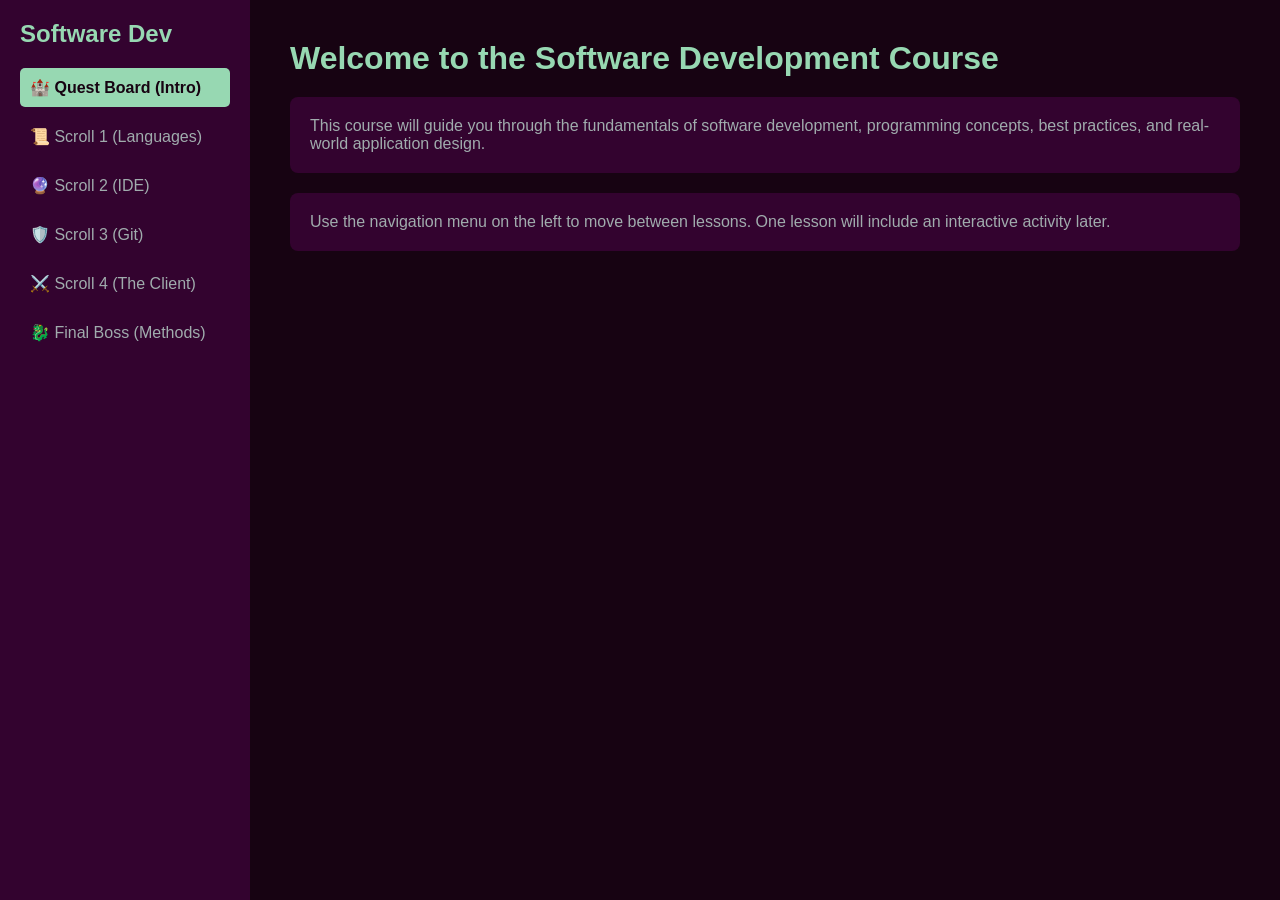
<file: index.html>
<!doctype html>
<html lang="en">
  <head>
    <meta name="viewport" content="width=device-width, initial-scale=1.0">
    <meta charset="UTF-8" />
    <title>Software Development Course - Welcome</title>
    <link rel="stylesheet" href="css/styles.css" />
  </head>
  <body>
    <aside class="sidebar">
      <h2>Software Dev</h2>
      <ul class="nav-links quest-log">
        <li><a href="index.html">🏰 Quest Board (Intro)</a></li>
        <li><a href="lesson1.html">📜 Scroll 1 (Languages)</a></li>
        <li><a href="lesson2.html">🔮 Scroll 2 (IDE)</a></li>
        <li><a href="lesson3.html">🛡️ Scroll 3 (Git)</a></li>
        <li><a href="lesson4.html">⚔️ Scroll 4 (The Client)</a></li>
        <li><a href="lesson5.html">🐉 Final Boss (Methods)</a></li>
      </ul>
    </aside>

    <main class="content">
      <h1>Welcome to the Software Development Course</h1>

      <div class="card">
        <p>
          This course will guide you through the fundamentals of software
          development, programming concepts, best practices, and real-world
          application design.
        </p>
      </div>

      <div class="card">
        <p>
          Use the navigation menu on the left to move between lessons. One
          lesson will include an interactive activity later.
        </p>
      </div>
    </main>

    <script src="js/script.js"></script>
  </body>
</html>
</file>
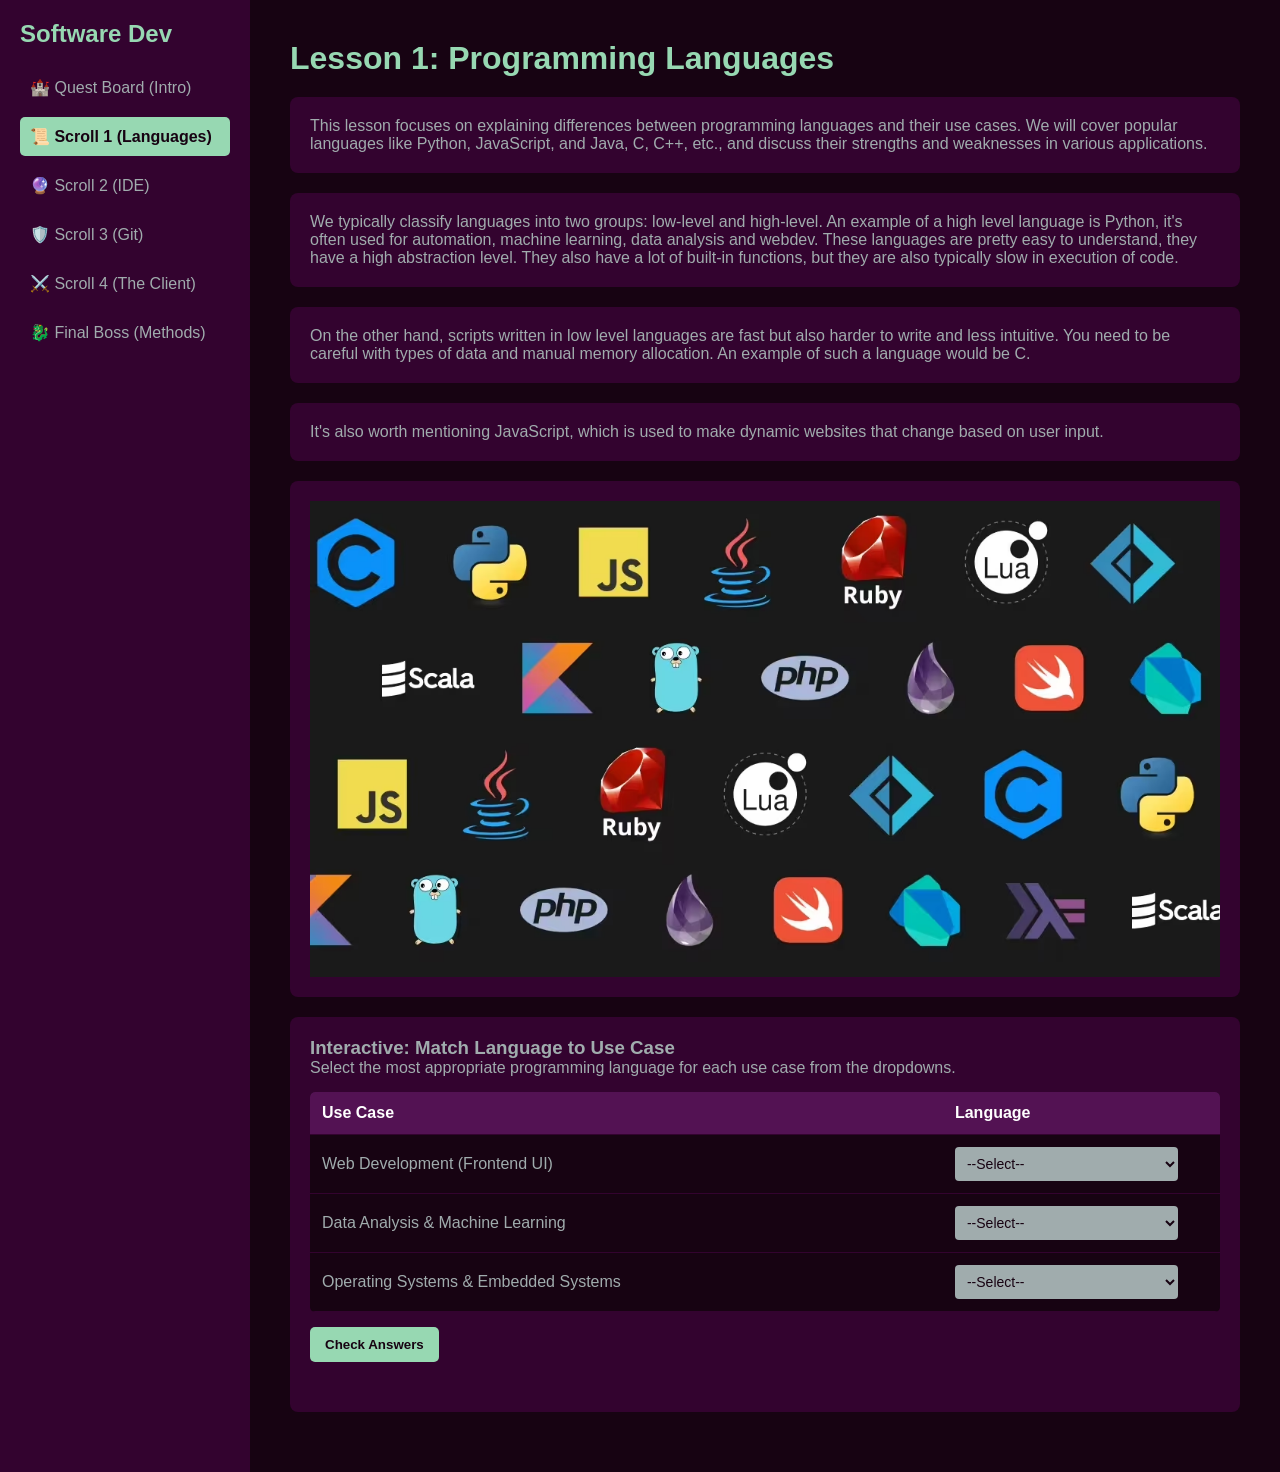
<file: lesson1.html>
<!doctype html>
<html lang="en">
  <head>
    <meta name="viewport" content="width=device-width, initial-scale=1.0">
    <meta charset="UTF-8" />
    <title>Software Development Course - Lesson 1</title>
    <link rel="stylesheet" href="css/styles.css" />
  </head>
  <body>
    <aside class="sidebar">
      <h2>Software Dev</h2>
      <ul class="nav-links quest-log">
        <li><a href="index.html">🏰 Quest Board (Intro)</a></li>
        <li><a href="lesson1.html">📜 Scroll 1 (Languages)</a></li>
        <li><a href="lesson2.html">🔮 Scroll 2 (IDE)</a></li>
        <li><a href="lesson3.html">🛡️ Scroll 3 (Git)</a></li>
        <li><a href="lesson4.html">⚔️ Scroll 4 (The Client)</a></li>
        <li><a href="lesson5.html">🐉 Final Boss (Methods)</a></li>
      </ul>
    </aside>

    <main class="content">
      <h1>Lesson 1: Programming Languages</h1>

      <div class="card">
        <p>
          This lesson focuses on explaining differences between programming
          languages and their use cases. We will cover popular languages like
          Python, JavaScript, and Java, C, C++, etc., and discuss their
          strengths and weaknesses in various applications.
        </p>
      </div>
      <div class="card">
        <p>
          We typically classify languages into two groups: low-level and high-level.
          An example of a high level language is Python, it's often used
          for automation, machine learning, data analysis and webdev. These
          languages are pretty easy to understand, they have a high abstraction
          level. They also have a lot of built-in functions, but they are also
          typically slow in execution of code. 
 </p>
       </div>


<div class="card">
<p>
On the other hand, scripts written
          in low level languages are fast but also harder to write and less
          intuitive. You need to be careful with types of data and manual memory
          allocation. An example of such a language would be C.
</p>

</div>
<div class="card">
<p>
It's also worth mentioning JavaScript, which is used to make dynamic websites that change based on user input.</p>
</div>
      </div>
      <div class="card">
        <p><img src="images\progLang.avif" /></p>
      </div>

      <div class="card" id="lesson1-interactive">
        <h3>Interactive: Match Language to Use Case</h3>
        <p>
          Select the most appropriate programming language for each use case
          from the dropdowns.
        </p>
        <table class="interactive-table">
          <thead>
            <tr>
              <th>Use Case</th>
              <th>Language</th>
              <th class="result-icon"></th>
            </tr>
          </thead>
          <tbody>
            <tr>
              <td>Web Development (Frontend UI)</td>
              <td>
                <select data-correct="JavaScript" class="language-select">
                  <option value="">--Select--</option>
                  <option value="Python">Python</option>
                  <option value="C">C</option>
                  <option value="JavaScript">JavaScript</option>
                  <option value="SQL">SQL</option>
                </select>
              </td>
              <td class="status-cell"></td>
            </tr>
            <tr>
              <td>Data Analysis & Machine Learning</td>
              <td>
                <select data-correct="Python" class="language-select">
                  <option value="">--Select--</option>
                  <option value="Python">Python</option>
                  <option value="C">C</option>
                  <option value="JavaScript">JavaScript</option>
                  <option value="SQL">SQL</option>
                </select>
              </td>
              <td class="status-cell"></td>
            </tr>
            <tr>
              <td>Operating Systems & Embedded Systems</td>
              <td>
                <select data-correct="C" class="language-select">
                  <option value="">--Select--</option>
                  <option value="Python">Python</option>
                  <option value="C">C</option>
                  <option value="JavaScript">JavaScript</option>
                  <option value="SQL">SQL</option>
                </select>
              </td>
              <td class="status-cell"></td>
            </tr>
          </tbody>
        </table>
        <button id="check-answers-btn" class="interactive-btn">
          Check Answers
        </button>
        <p id="lesson1-feedback" class="feedback-msg"></p>
      </div>
    </main>

    <script src="js/script.js"></script>
  </body>
</html>
</file>
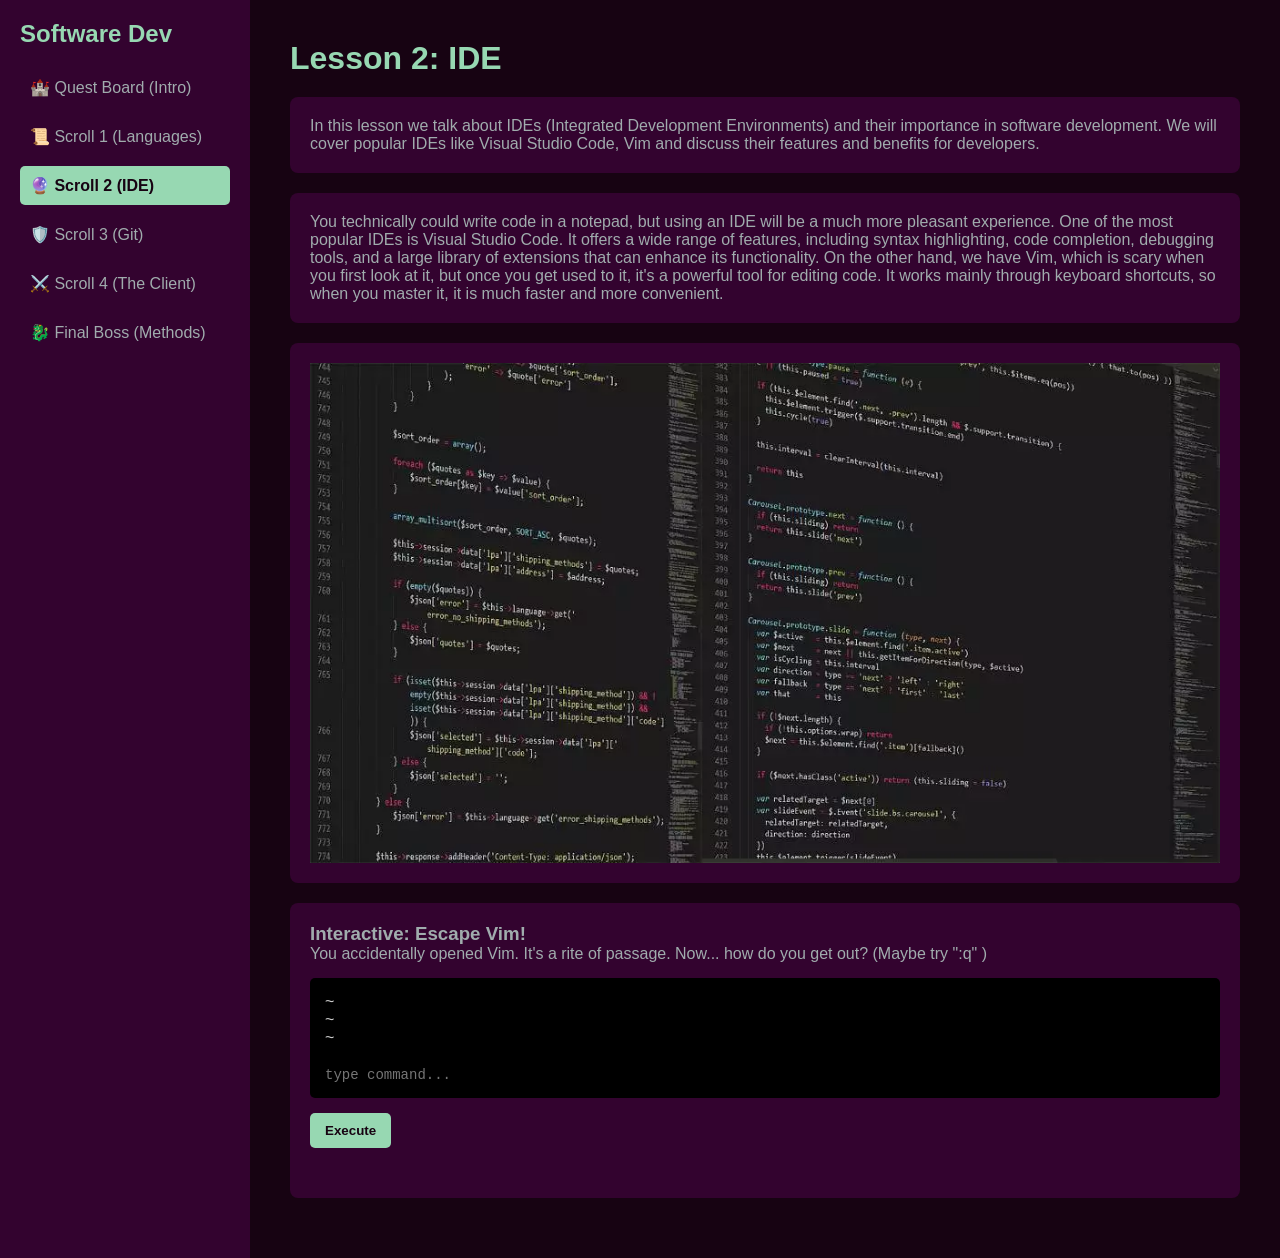
<file: lesson2.html>
<!doctype html>
<html lang="en">
  <head>
    <meta name="viewport" content="width=device-width, initial-scale=1.0">
    <meta charset="UTF-8" />
    <title>Software Development Course - Lesson 2</title>
    <link rel="stylesheet" href="css/styles.css" />
  </head>
  <body>
    <aside class="sidebar">
      <h2>Software Dev</h2>
      <ul class="nav-links quest-log">
        <li><a href="index.html">🏰 Quest Board (Intro)</a></li>
        <li><a href="lesson1.html">📜 Scroll 1 (Languages)</a></li>
        <li><a href="lesson2.html">🔮 Scroll 2 (IDE)</a></li>
        <li><a href="lesson3.html">🛡️ Scroll 3 (Git)</a></li>
        <li><a href="lesson4.html">⚔️ Scroll 4 (The Client)</a></li>
        <li><a href="lesson5.html">🐉 Final Boss (Methods)</a></li>
      </ul>
    </aside>

    <main class="content">
      <h1>Lesson 2: IDE</h1>

      <div class="card">
        <p>
          In this lesson we talk about IDEs (Integrated Development
          Environments) and their importance in software development. We will
          cover popular IDEs like Visual Studio Code, Vim and discuss their
          features and benefits for developers.
        </p>
      </div>
      <div class="card">
        <p>
          You technically could write code in a notepad, but using an IDE will
          be a much more pleasant experience. One of the most popular IDEs is
          Visual Studio Code. It offers a wide range of features, including
          syntax highlighting, code completion, debugging tools, and a large
          library of extensions that can enhance its functionality. On the other
          hand, we have Vim, which is scary when you first look at it, but once
          you get used to it, it's a powerful tool for editing code. It works
          mainly through keyboard shortcuts, so when you master it, it is much
          faster and more convenient.
        </p>
      </div>

      <div class="card">
        <img src="images\ide.jpg" />
      </div>

      <div class="card" id="lesson2-interactive">
        <h3>Interactive: Escape Vim!</h3>
        <p>
          You accidentally opened Vim. It's a rite of passage. Now... how do you
          get out? (Maybe try ":q" )
        </p>
        <div class="vim-terminal">
          <div>~</div>
          <div>~</div>
          <div>~</div>
          <div class="vim-input-line">
            <input
              type="text"
              id="vim-input"
              autocomplete="off"
              placeholder="type command..."
            />
          </div>
        </div>
        <button id="vim-submit-btn" class="interactive-btn">Execute</button>
        <p id="lesson2-feedback" class="feedback-msg"></p>
      </div>
    </main>

    <script src="js/script.js"></script>
  </body>
</html>
</file>
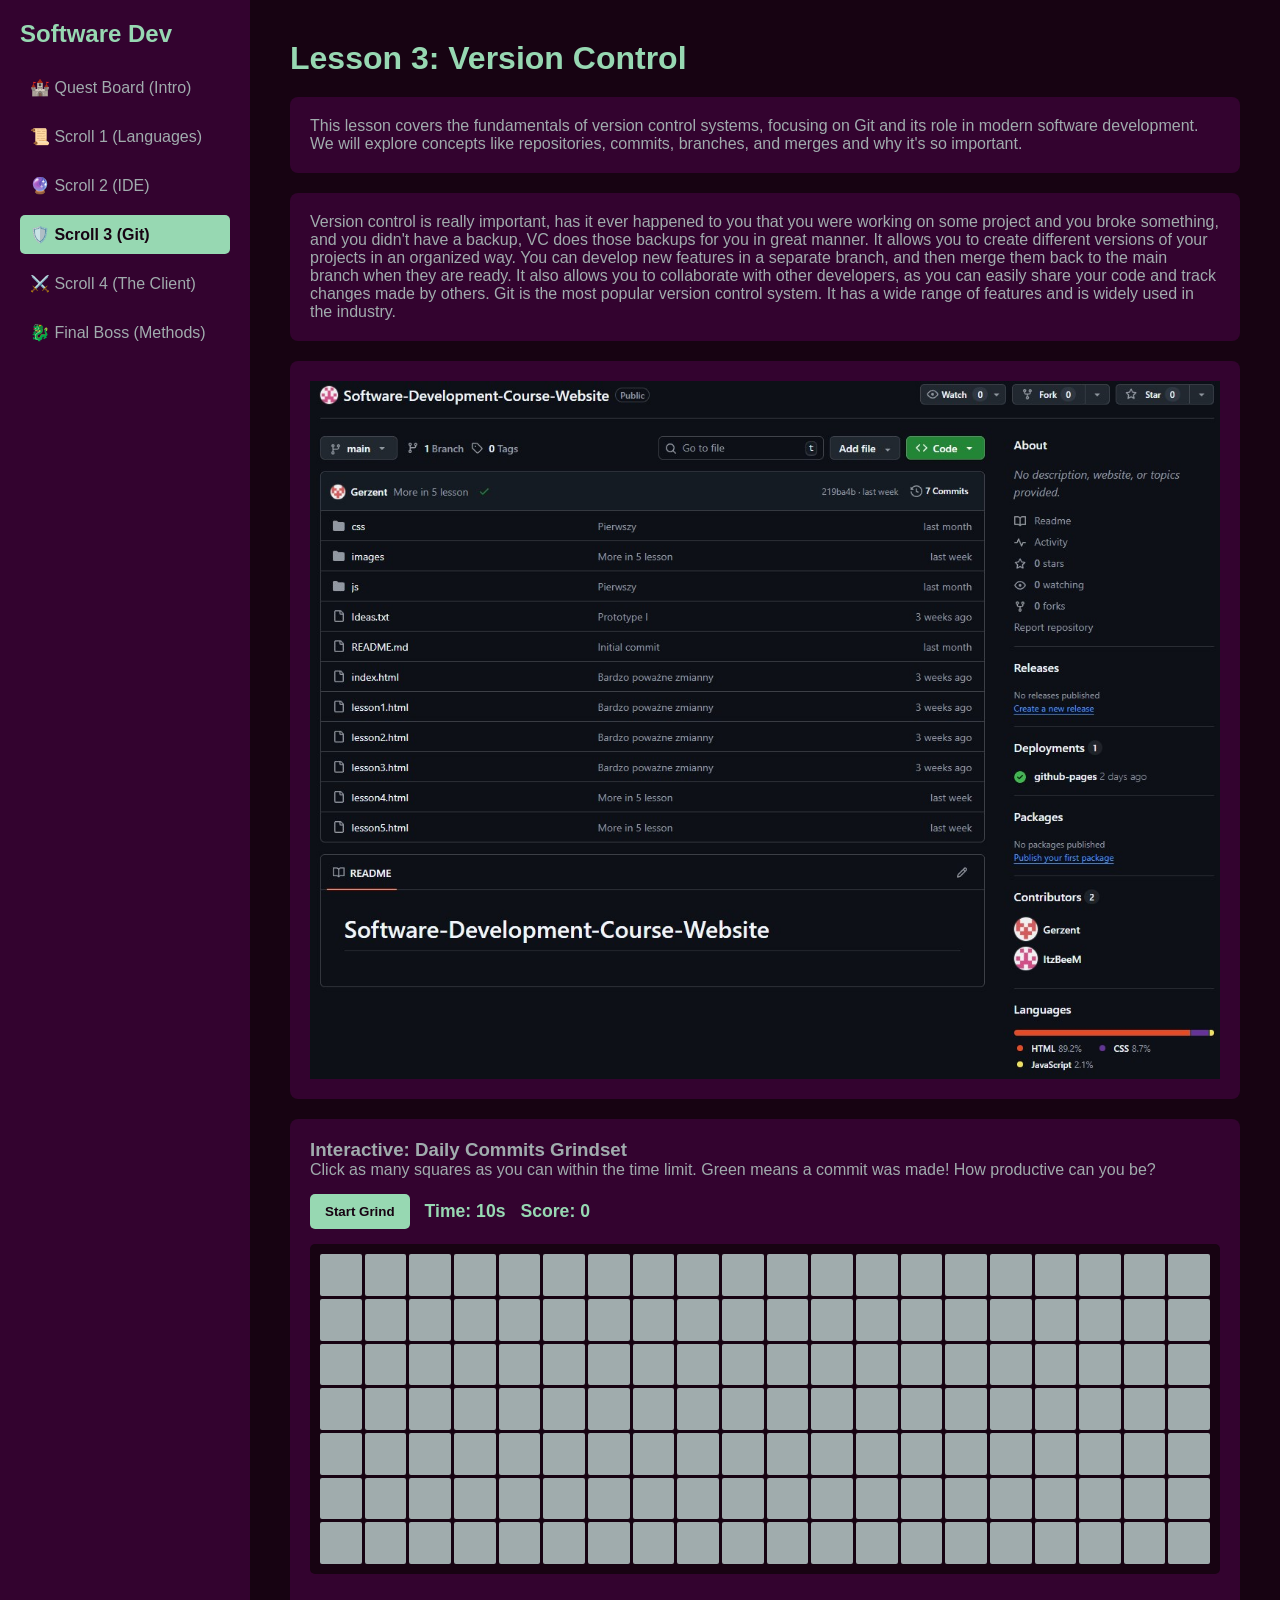
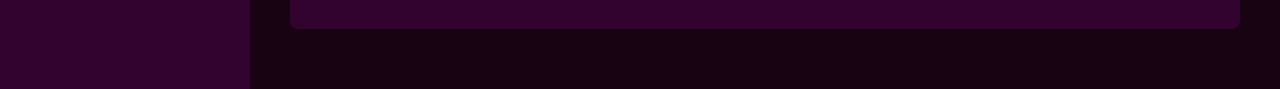
<file: lesson3.html>
<!doctype html>
<html lang="en">
  <head>
    <meta name="viewport" content="width=device-width, initial-scale=1.0">
    <meta charset="UTF-8" />
    <title>Software Development Course - Lesson 3</title>
    <link rel="stylesheet" href="css/styles.css" />
  </head>
  <body>
    <aside class="sidebar">
      <h2>Software Dev</h2>
      <ul class="nav-links quest-log">
        <li><a href="index.html">🏰 Quest Board (Intro)</a></li>
        <li><a href="lesson1.html">📜 Scroll 1 (Languages)</a></li>
        <li><a href="lesson2.html">🔮 Scroll 2 (IDE)</a></li>
        <li><a href="lesson3.html">🛡️ Scroll 3 (Git)</a></li>
        <li><a href="lesson4.html">⚔️ Scroll 4 (The Client)</a></li>
        <li><a href="lesson5.html">🐉 Final Boss (Methods)</a></li>
      </ul>
    </aside>

    <main class="content">
      <h1>Lesson 3: Version Control</h1>

      <div class="card">
        <p>
          This lesson covers the fundamentals of version control systems,
          focusing on Git and its role in modern software development. We will
          explore concepts like repositories, commits, branches, and merges and
          why it's so important.
        </p>
      </div>

      <div class="card">
        <p>
          Version control is really important, has it ever happened to you that
          you were working on some project and you broke something, and you
          didn't have a backup, VC does those backups for you in great manner.
          It allows you to create different versions of your projects in an
          organized way. You can develop new features in a separate branch, and
          then merge them back to the main branch when they are ready. It also
          allows you to collaborate with other developers, as you can easily
          share your code and track changes made by others. Git is the most
          popular version control system. It has a wide range of features and is
          widely used in the industry.
        </p>
      </div>
      <div class="card">
        <p><img src="images\git.jpg" /></p>
      </div>
      <div class="card" id="lesson3-interactive">
        <h3>Interactive: Daily Commits Grindset</h3>
        <p>
          Click as many squares as you can within the time limit. Green means a
          commit was made! How productive can you be?
        </p>

        <div class="game-controls">
          <button id="start-game-btn" class="interactive-btn">
            Start Grind
          </button>
          <span class="game-stat">Time: <span id="game-time">10</span>s</span>
          <span class="game-stat">Score: <span id="game-score">0</span></span>
        </div>

        <div id="commit-grid" class="commit-grid">
          <!-- Squares will be generated by JS -->
        </div>

        <p id="lesson3-feedback" class="feedback-msg"></p>
      </div>
    </main>

    <script src="js/script.js"></script>
  </body>
</html>
</file>
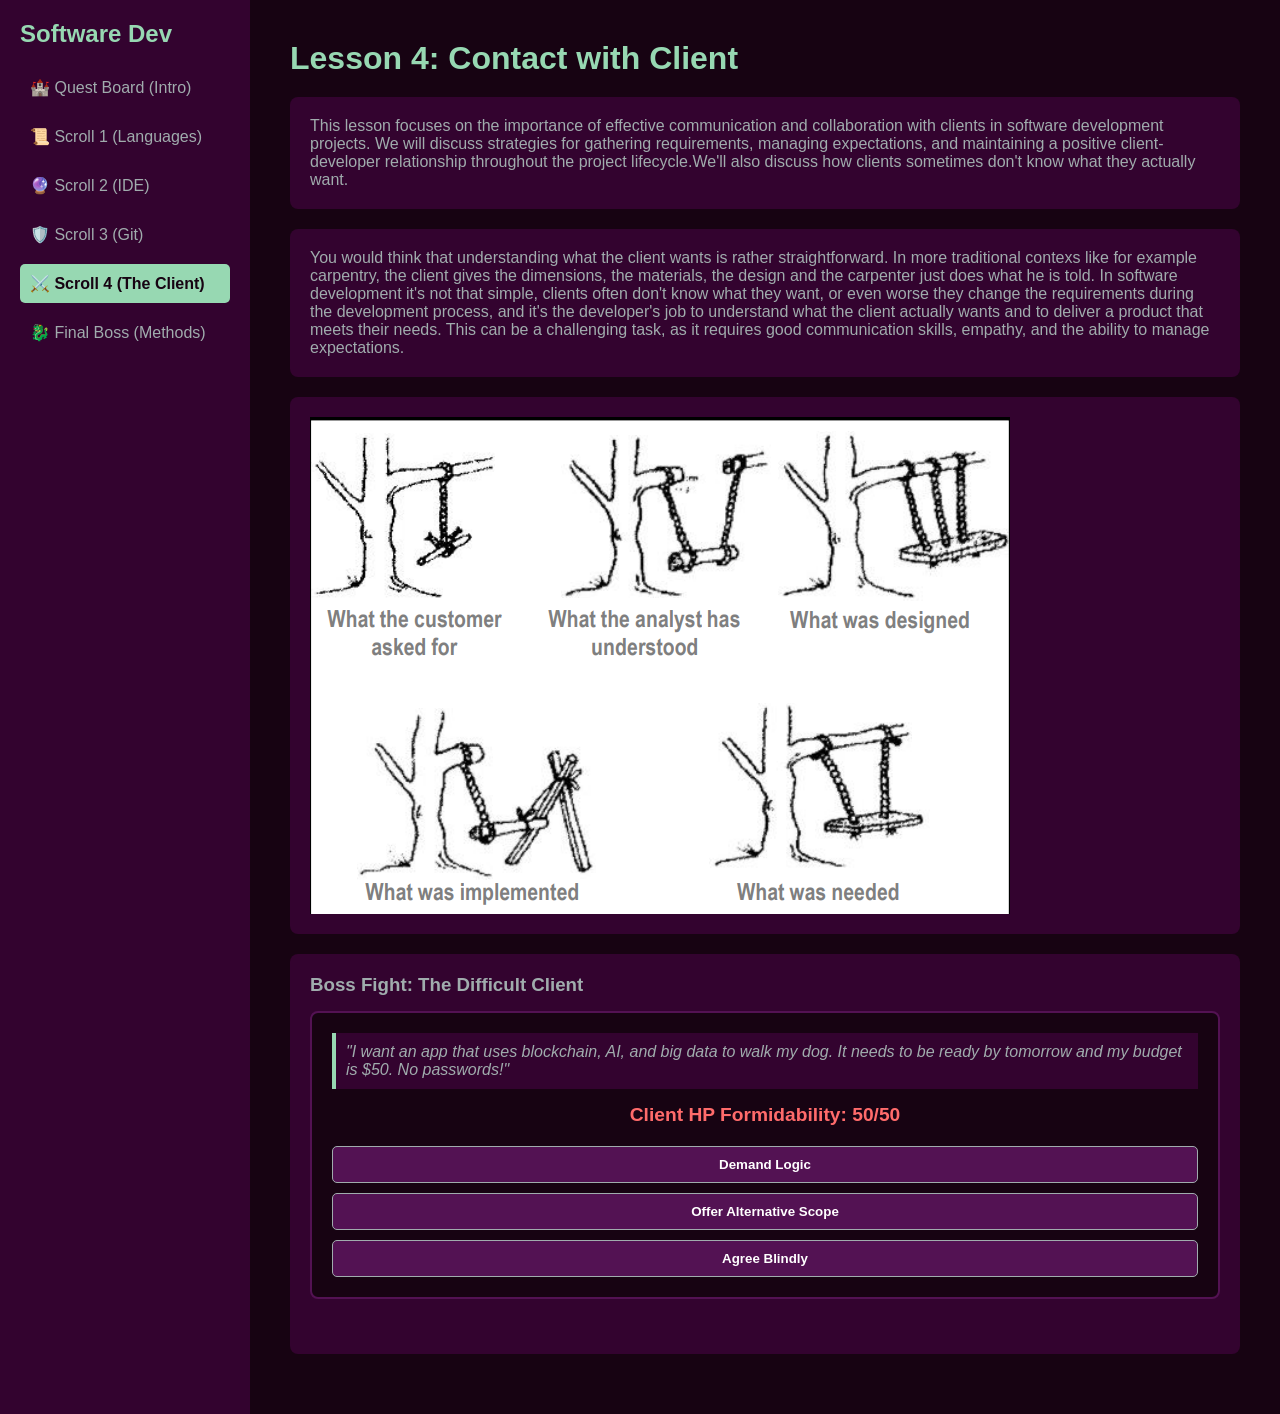
<file: lesson4.html>
<!doctype html>
<html lang="en">
  <head>
    <meta name="viewport" content="width=device-width, initial-scale=1.0">
    <meta charset="UTF-8" />
    <title>Software Development Course - Lesson 4</title>
    <link rel="stylesheet" href="css/styles.css" />
  </head>
  <body>
    <aside class="sidebar">
      <h2>Software Dev</h2>
      <ul class="nav-links quest-log">
        <li><a href="index.html">🏰 Quest Board (Intro)</a></li>
        <li><a href="lesson1.html">📜 Scroll 1 (Languages)</a></li>
        <li><a href="lesson2.html">🔮 Scroll 2 (IDE)</a></li>
        <li><a href="lesson3.html">🛡️ Scroll 3 (Git)</a></li>
        <li><a href="lesson4.html">⚔️ Scroll 4 (The Client)</a></li>
        <li><a href="lesson5.html">🐉 Final Boss (Methods)</a></li>
      </ul>
    </aside>

    <main class="content">
      <h1>Lesson 4: Contact with Client</h1>

      <div class="card">
        <p>
          This lesson focuses on the importance of effective communication and
          collaboration with clients in software development projects. We will
          discuss strategies for gathering requirements, managing expectations,
          and maintaining a positive client-developer relationship throughout
          the project lifecycle.We'll also discuss how clients sometimes don't
          know what they actually want.
        </p>
      </div>
      <div class="card">
        <p>
          You would think that understanding what the client wants is rather
          straightforward. In more traditional contexs like for example
          carpentry, the client gives the dimensions, the materials, the design
          and the carpenter just does what he is told. In software development
          it's not that simple, clients often don't know what they want, or even
          worse they change the requirements during the development process, and
          it's the developer's job to understand what the client actually wants
          and to deliver a product that meets their needs. This can be a
          challenging task, as it requires good communication skills, empathy,
          and the ability to manage expectations.
        </p>
      </div>
      <div class="card">
        <img src="images/client.png" />
      </div>
      <div class="card" id="lesson4-interactive">
        <h3>Boss Fight: The Difficult Client</h3>

        <div class="client-boss-container">
          <p class="boss-dialogue">
            "I want an app that uses blockchain, AI, and big data to walk my
            dog. It needs to be ready by tomorrow and my budget is $50. No
            passwords!"
          </p>
          <div class="boss-stats">
            <span
              >Client HP Formidability: <span id="boss-hp">50</span>/50</span
            >
          </div>

          <div class="boss-actions">
            <button
              class="interactive-btn attack-btn"
              data-damage="0"
              data-msg="You said: 'That's impossible, are you crazy?!' The client got angry. He healed 10 HP."
            >
              Demand Logic
            </button>
            <button
              class="interactive-btn attack-btn"
              data-damage="50"
              data-msg="You said: 'We can build a basic prototype focusing just on the dog walking scheduling for now. How about $5,000 for phase one?'"
            >
              Offer Alternative Scope
            </button>
            <button
              class="interactive-btn attack-btn"
              data-damage="-20"
              data-msg="You said: 'Sure, we will get it done boss!' The client is happy but you have doomed yourself. The client gained power!"
            >
              Agree Blindly
            </button>
          </div>
        </div>

        <p id="lesson4-feedback" class="feedback-msg"></p>
      </div>
    </main>

    <script src="js/script.js"></script>
  </body>
</html>
</file>
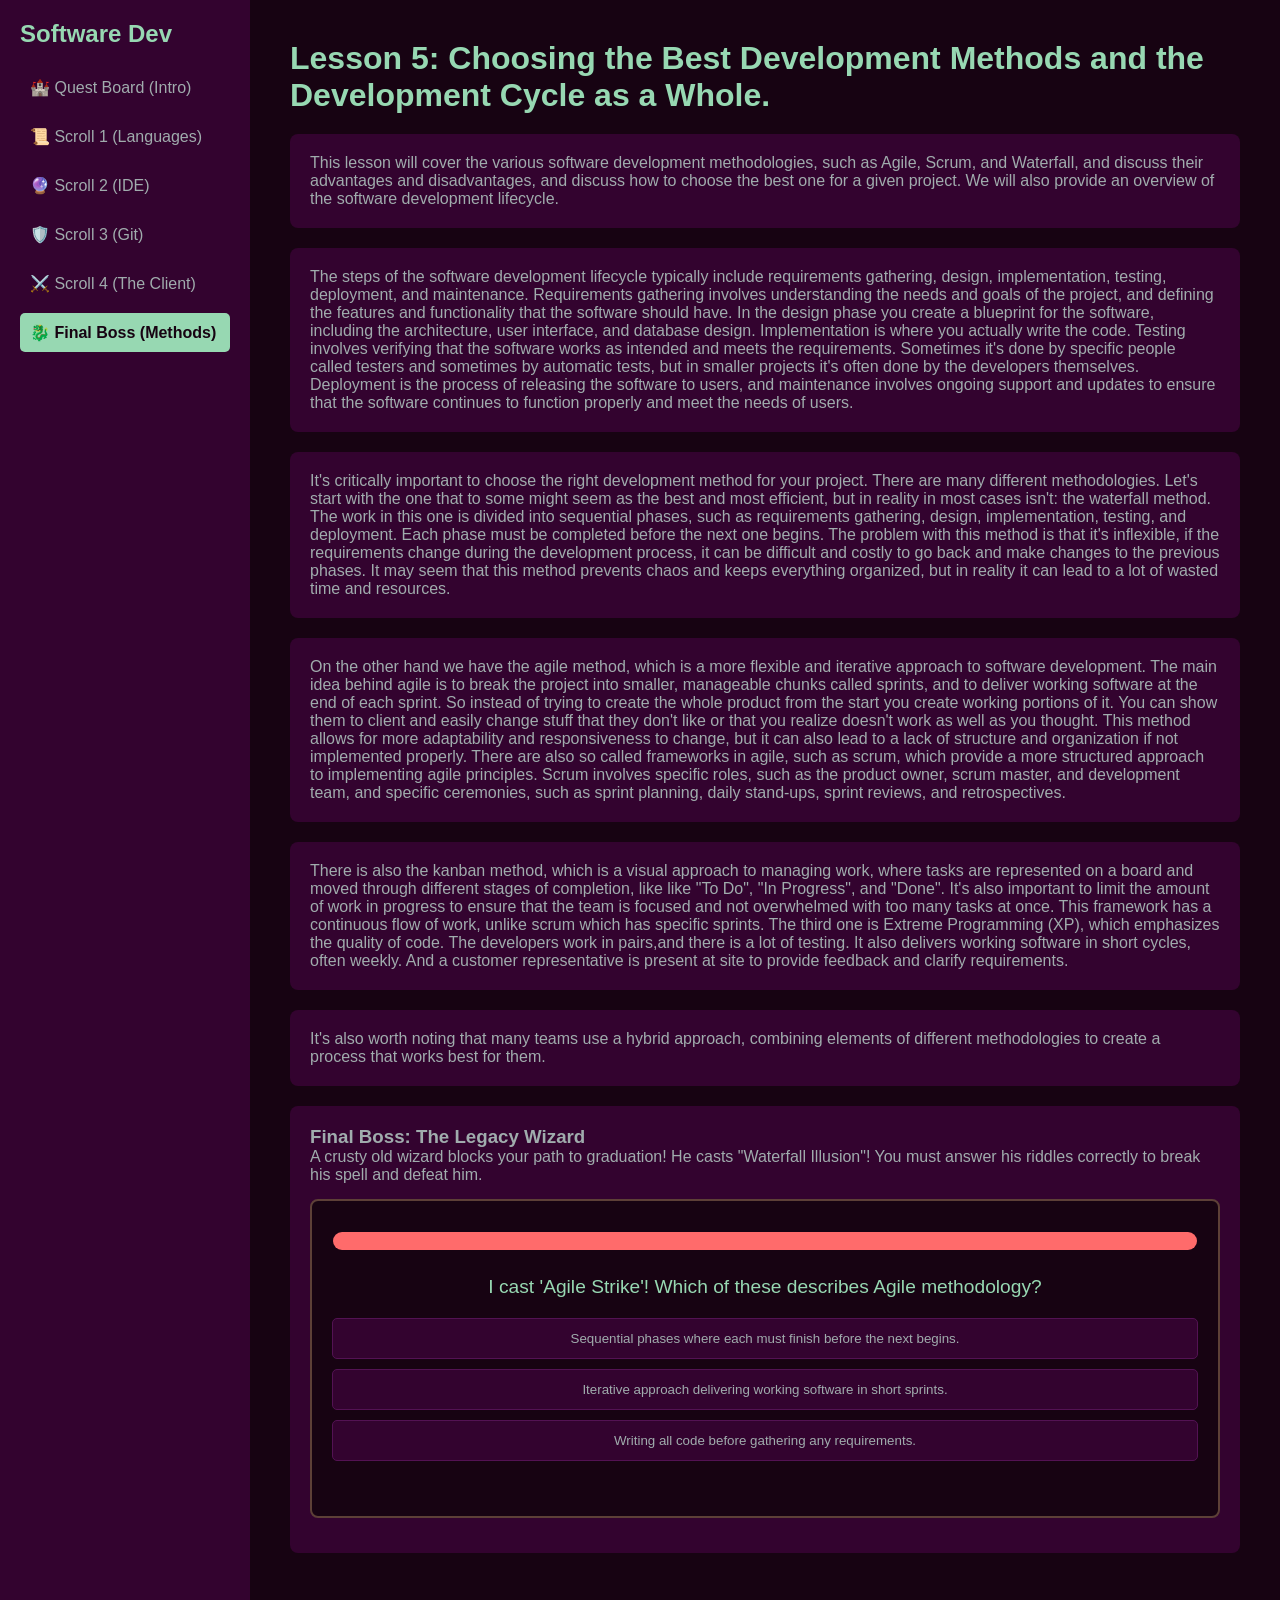
<file: lesson5.html>
<!doctype html>
<html lang="en">
  <head>
    <meta name="viewport" content="width=device-width, initial-scale=1.0">
    <meta charset="UTF-8" />
    <title>Software Development Course - Lesson 1</title>
    <link rel="stylesheet" href="css/styles.css" />
  </head>
  <body>
    <aside class="sidebar">
      <h2>Software Dev</h2>
      <ul class="nav-links quest-log">
        <li><a href="index.html">🏰 Quest Board (Intro)</a></li>
        <li><a href="lesson1.html">📜 Scroll 1 (Languages)</a></li>
        <li><a href="lesson2.html">🔮 Scroll 2 (IDE)</a></li>
        <li><a href="lesson3.html">🛡️ Scroll 3 (Git)</a></li>
        <li><a href="lesson4.html">⚔️ Scroll 4 (The Client)</a></li>
        <li><a href="lesson5.html">🐉 Final Boss (Methods)</a></li>
      </ul>
    </aside>

    <main class="content">
      <h1>
        Lesson 5: Choosing the Best Development Methods and the Development
        Cycle as a Whole.
      </h1>

      <div class="card">
        <p>
          This lesson will cover the various software development methodologies,
          such as Agile, Scrum, and Waterfall, and discuss their advantages and
          disadvantages, and discuss how to choose the best one for a given
          project. We will also provide an overview of the software development
          lifecycle.
        </p>
      </div>
      <div class="card">
        <p>
          The steps of the software development lifecycle typically include
          requirements gathering, design, implementation, testing, deployment,
          and maintenance. Requirements gathering involves understanding the
          needs and goals of the project, and defining the features and
          functionality that the software should have. In the design phase you
          create a blueprint for the software, including the architecture, user
          interface, and database design. Implementation is where you actually
          write the code. Testing involves verifying that the software works as
          intended and meets the requirements. Sometimes it's done by specific
          people called testers and sometimes by automatic tests, but in smaller
          projects it's often done by the developers themselves. Deployment is
          the process of releasing the software to users, and maintenance
          involves ongoing support and updates to ensure that the software
          continues to function properly and meet the needs of users.
        </p>
      </div>
      <div class="card">
        <p>
          It's critically important to choose the right development method for
          your project. There are many different methodologies. Let's start with
          the one that to some might seem as the best and most efficient, but in
          reality in most cases isn't: the waterfall method. The work in this
          one is divided into sequential phases, such as requirements gathering,
          design, implementation, testing, and deployment. Each phase must be
          completed before the next one begins. The problem with this method is
          that it's inflexible, if the requirements change during the
          development process, it can be difficult and costly to go back and
          make changes to the previous phases. It may seem that this method
          prevents chaos and keeps everything organized, but in reality it can
          lead to a lot of wasted time and resources.
        </p>
      </div>
      <div class="card">
        <p>
          On the other hand we have the agile method, which is a more flexible
          and iterative approach to software development. The main idea behind
          agile is to break the project into smaller, manageable chunks called
          sprints, and to deliver working software at the end of each sprint. So
          instead of trying to create the whole product from the start you
          create working portions of it. You can show them to client and easily
          change stuff that they don't like or that you realize doesn't work as
          well as you thought. This method allows for more adaptability and
          responsiveness to change, but it can also lead to a lack of structure
          and organization if not implemented properly. There are also so called
          frameworks in agile, such as scrum, which provide a more structured
          approach to implementing agile principles. Scrum involves specific
          roles, such as the product owner, scrum master, and development team,
          and specific ceremonies, such as sprint planning, daily stand-ups,
          sprint reviews, and retrospectives.
        </p>
      </div>
      <div class="card">
        <p>
          There is also the kanban method, which is a visual approach to
          managing work, where tasks are represented on a board and moved
          through different stages of completion, like like "To Do", "In
          Progress", and "Done". It's also important to limit the amount of work
          in progress to ensure that the team is focused and not overwhelmed
          with too many tasks at once. This framework has a continuous flow of
          work, unlike scrum which has specific sprints. The third one is
          Extreme Programming (XP), which emphasizes the quality of code. The
          developers work in pairs,and there is a lot of testing. It also
          delivers working software in short cycles, often weekly. And a
          customer representative is present at site to provide feedback and
          clarify requirements.
        </p>
      </div>
      <div class="card">
        <p>
           It's also worth noting that many
          teams use a hybrid approach, combining elements of different
          methodologies to create a process that works best for them.
        </p>
      </div>

      <div class="card" id="lesson5-interactive">
        <h3>Final Boss: The Legacy Wizard</h3>
        <p>
          A crusty old wizard blocks your path to graduation! He casts
          "Waterfall Illusion"! You must answer his riddles correctly to break
          his spell and defeat him.
        </p>

        <div class="wizard-boss-container">
          <div class="wizard-hp-bar">
            <div
              class="wizard-hp-fill"
              id="wizard-hp-fill"
              style="width: 100%"
            ></div>
          </div>

          <div id="wizard-question-container">
            <p class="wizard-question" id="wizard-question-text">
              Question goes here
            </p>
            <div class="wizard-options" id="wizard-options-container">
              <!-- Buttons injected by JS -->
            </div>
          </div>
          <p
            id="lesson5-feedback"
            class="feedback-msg"
            style="margin-top: 15px"
          ></p>
        </div>
      </div>
    </main>

    <script src="js/script.js"></script>
  </body>
</html>
</file>
<file: css/styles.css>
/* ===== Color Palette ===== */
:root {
  --coffee-bean: #170312ff;
  --midnight-violet: #33032fff;
  --deep-purple: #531253ff;
  --cool-steel: #a0acadff;
  --celadon: #97d8b2ff;
}

/* ===== Reset ===== */
* {
  margin: 0;
  padding: 0;
  box-sizing: border-box;
  font-family: Arial, Helvetica, sans-serif;
}

/* ===== Layout ===== */
body {
  display: flex;
  min-height: 100vh;
  background-color: var(--coffee-bean);
  color: var(--cool-steel);
}
img {
  max-width: 100%;
  height: auto;
  display: block;
}

/* ===== Sidebar ===== */
.sidebar {
  width: 250px;
  background-color: var(--midnight-violet);
  padding: 20px;
  display: flex;
  flex-direction: column;
}

.sidebar h2 {
  color: var(--celadon);
  margin-bottom: 20px;
}

.nav-links {
  list-style: none;
}

.nav-links li {
  margin-bottom: 10px;
}

.nav-links a {
  text-decoration: none;
  color: var(--cool-steel);
  padding: 10px;
  display: block;
  border-radius: 5px;
  transition: 0.3s;
}

.nav-links a:hover {
  background-color: var(--deep-purple);
  color: white;
}

.nav-links a.active {
  background-color: var(--celadon);
  color: var(--coffee-bean);
  font-weight: bold;
}

/* ===== Main Content ===== */
.content {
  flex: 1;
  padding: 40px;
}

.content h1 {
  color: var(--celadon);
  margin-bottom: 20px;
}

.card {
  background-color: var(--midnight-violet);
  padding: 20px;
  border-radius: 8px;
  margin-bottom: 20px;
}

/* ===== Interactive Elements ===== */
.interactive-table {
  width: 100%;
  border-collapse: collapse;
  margin: 15px 0;
  background-color: var(--coffee-bean);
  border-radius: 5px;
  overflow: hidden;
}

.interactive-table th, .interactive-table td {
  padding: 12px;
  text-align: left;
  border-bottom: 1px solid var(--midnight-violet);
}

.interactive-table th {
  background-color: var(--deep-purple);
  color: white;
}

.language-select {
  padding: 8px;
  border-radius: 4px;
  background-color: var(--cool-steel);
  color: var(--coffee-bean);
  border: none;
  font-size: 14px;
  width: 100%;
}

.interactive-btn {
  background-color: var(--celadon);
  color: var(--coffee-bean);
  border: none;
  padding: 10px 15px;
  border-radius: 5px;
  cursor: pointer;
  font-weight: bold;
  transition: opacity 0.2s;
}

.interactive-btn:hover {
  opacity: 0.8;
}

.feedback-msg {
  margin-top: 10px;
  font-weight: bold;
  min-height: 20px;
}

.success-text {
  color: #7ee081;
}

.error-text {
  color: #ff6b6b;
}

.result-icon {
  width: 30px;
  text-align: center;
}

/* ===== Commit Game ===== */
.game-controls {
  display: flex;
  align-items: center;
  gap: 15px;
  margin: 15px 0;
}

.game-stat {
  font-size: 1.1em;
  font-weight: bold;
  color: var(--celadon);
}

.commit-grid {
  display: grid;
  grid-template-columns: repeat(20, 1fr);
  gap: 3px;
  margin: 15px 0;
  background-color: var(--coffee-bean);
  padding: 10px;
  border-radius: 5px;
}

.commit-square {
  aspect-ratio: 1;
  background-color: var(--cool-steel);
  border-radius: 2px;
  cursor: pointer;
  transition: transform 0.1s, background-color 0.2s;
}

.commit-square:active {
  transform: scale(0.9);
}

.commit-square.committed {
  background-color: var(--celadon);
  cursor: default;
}

/* ===== Vim Terminal ===== */
.vim-terminal {
  background-color: #000;
  color: #ccc;
  font-family: monospace;
  padding: 15px;
  border-radius: 5px;
  margin: 15px 0;
  min-height: 120px;
  display: flex;
  flex-direction: column;
}

.vim-input-line {
  display: flex;
  margin-top: auto;
}

.vim-input-line input {
  background: transparent;
  border: none;
  color: #ccc;
  font-family: monospace;
  outline: none;
  flex: 1;
  font-size: 14px;
}

/* ===== Boss Battle ===== */
.client-boss-container {
  background-color: var(--coffee-bean);
  padding: 20px;
  border-radius: 8px;
  border: 2px solid var(--deep-purple);
  margin: 15px 0;
}

.boss-dialogue {
  font-style: italic;
  margin-bottom: 15px;
  padding: 10px;
  background-color: var(--midnight-violet);
  border-left: 4px solid var(--celadon);
}

.boss-stats {
  font-weight: bold;
  color: #ff6b6b;
  margin-bottom: 20px;
  text-align: center;
  font-size: 1.2em;
}

.boss-actions {
  display: flex;
  flex-direction: column;
  gap: 10px;
  color: white;
}

.attack-btn {
  background-color: var(--deep-purple);
  border: 1px solid var(--cool-steel);
color: white;

}

.attack-btn:hover {
  background-color: var(--midnight-violet);
  border-color: var(--celadon);
}

/* ===== Level Up Animation ===== */
.level-up-popup {
  position: fixed;
  top: 50%;
  left: 50%;
  transform: translate(-50%, -50%) scale(0.5);
  background: radial-gradient(circle, var(--midnight-violet) 0%, var(--coffee-bean) 100%);
  color: var(--celadon);
  padding: 40px 60px;
  border: 4px solid var(--deep-purple);
  border-radius: 15px;
  font-size: 3em;
  font-weight: bold;
  font-family: 'Times New Roman', serif;
  text-shadow: 2px 2px 4px #000;
  box-shadow: 0 0 30px var(--celadon);
  z-index: 1000;
  opacity: 0;
  pointer-events: none;
  transition: all 0.5s cubic-bezier(0.175, 0.885, 0.32, 1.275);
}

.level-up-popup.show {
  opacity: 1;
  transform: translate(-50%, -50%) scale(1);
}

/* ===== Final Boss - Wizard ===== */
.wizard-boss-container {
  background-color: var(--coffee-bean);
  padding: 20px;
  border-radius: 8px;
  border: 2px solid #5d4037;
  margin: 15px 0;
  text-align: center;
}

.wizard-hp-bar {
  width: 100%;
  height: 20px;
  background-color: var(--cool-steel);
  border-radius: 10px;
  margin: 10px 0 25px 0;
  overflow: hidden;
  border: 1px solid var(--coffee-bean);
}

.wizard-hp-fill {
  height: 100%;
  background-color: #ff6b6b;
  width: 100%;
  transition: width 0.3s ease;
}

.wizard-question {
  font-size: 1.2em;
  margin-bottom: 20px;
  color: var(--celadon);
}

.wizard-options {
  display: flex;
  flex-direction: column;
  gap: 10px;
}

.wizard-option-btn {
  background-color: var(--midnight-violet);
  color: var(--cool-steel);
  border: 1px solid var(--deep-purple);
  padding: 12px;
  border-radius: 5px;
  cursor: pointer;
  transition: 0.2s;
}

.wizard-option-btn:hover {
  background-color: var(--deep-purple);
  color: white;
}
/* ===== Mobile Improvements ===== */
@media (max-width: 768px) {

  body {
    flex-direction: column;
    font-size: 18px; /* większy tekst */
	overflow-y: auto;

  }

  .sidebar {
    width: 100%;
    padding: 15px;
max-height: 40vh;
  overflow-y: auto;

  }



  .nav-links a {
    padding: 14px;
    font-size: 18px;
  }

  .content {
    padding: 20px;
  }

  h1, h2 {
    font-size: 1.8em;
  }

  .card {
    padding: 15px;
  }

  .interactive-btn,
  .wizard-option-btn,
  .attack-btn {
    font-size: 18px;
    padding: 14px;
  }

  .commit-grid {
    grid-template-columns: repeat(10, 1fr); /* większe kwadraty */
  }
}
</file>
